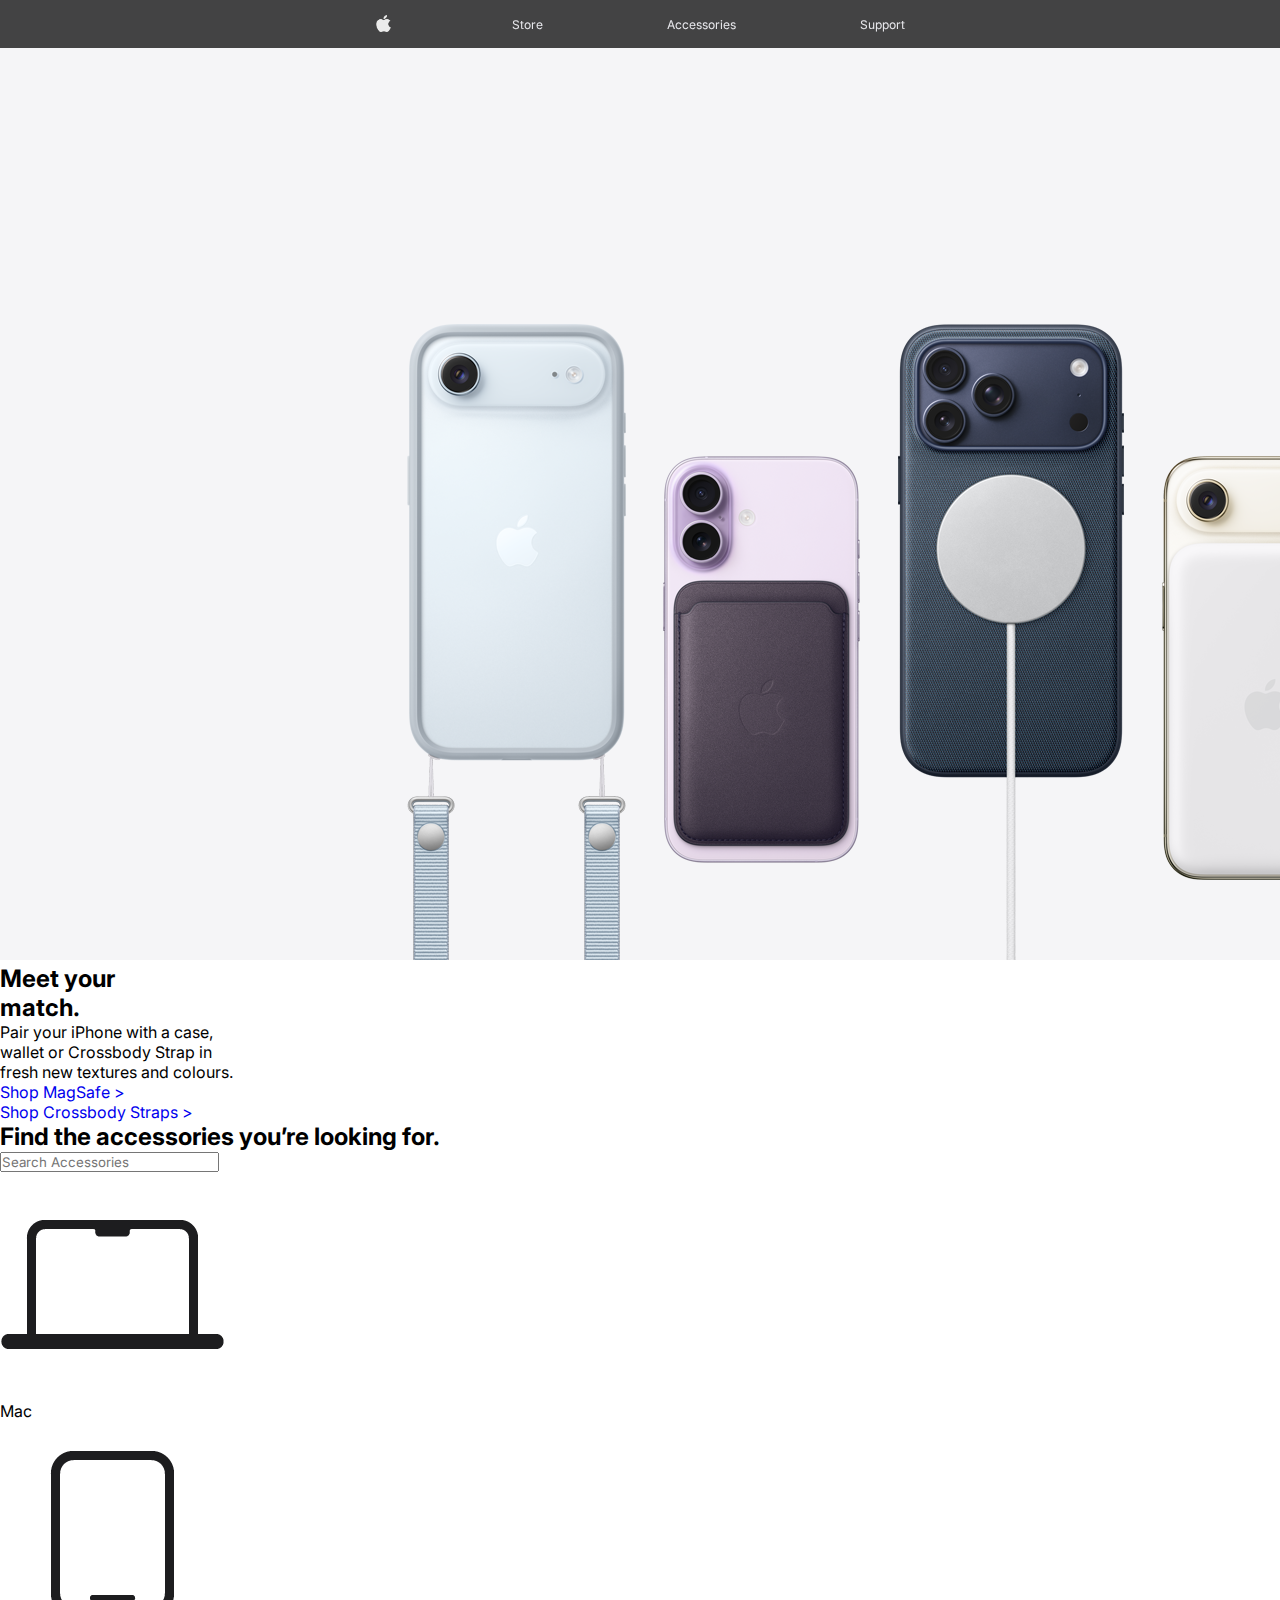
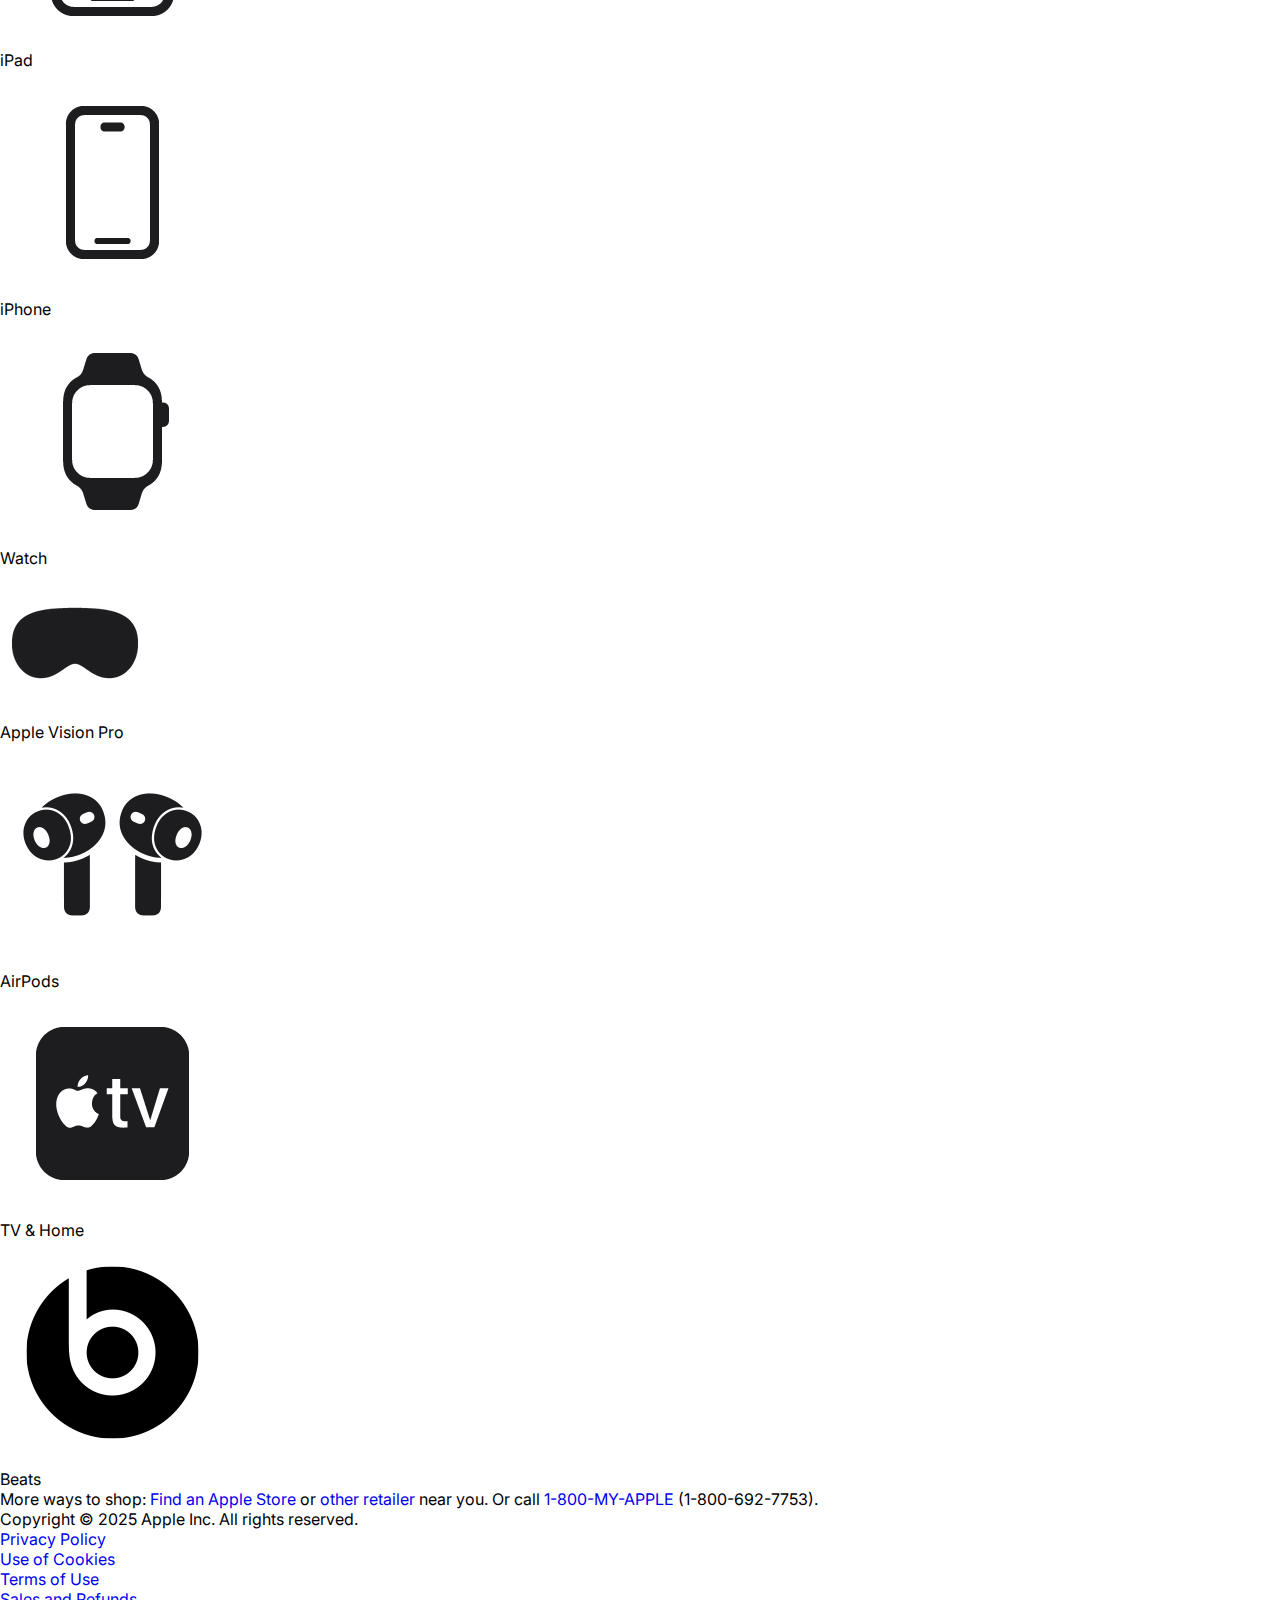
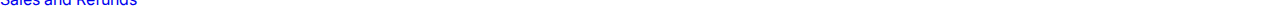
<file: pages/accessories.html>
<!DOCTYPE html>
<html lang="en">
<head>
    <meta charset="UTF-8">
    <meta name="viewport" content="width=device-width, initial-scale=1.0">
    <title>Document</title>
    <link rel="stylesheet" href="../main.css">
    <link rel="preconnect" href="https://fonts.googleapis.com">
    <link rel="preconnect" href="https://fonts.gstatic.com" crossorigin>
    <link href="https://fonts.googleapis.com/css2?family=Inter:ital,opsz,wght@0,14..32,100..900;1,14..32,100..900&display=swap" rel="stylesheet">
</head>
<body>
    <header>
        <nav id="globalnav">
            <!--logo--> 
            <a href="../index.html">
                <img src="../images/logo.png" alt="Apple logo">
            </a>
            <ul>
                <!-- <li><a href="../index.html">Home</a></li> -->
                <li><a href="./store.html">Store</a></li>
                <li><a href="#">Accessories</a></li>
                <li><a href="./support.html">Support</a></li>
            </ul>
        </nav>
    </header>
    <main>
        <section class="acc-banner-section">
            <div class="acc-banner">
                <img src="../images/acc-banner.png" alt="acc-banner">
                <div>
                    <h2>Meet your<br>match.</h2>
                    <p>
                    Pair your iPhone with a case, <br>wallet or Crossbody Strap in <br>fresh new textures and colours.
                    </p>
                    <ul>
                        <li><a href="#">Shop MagSafe ></a></li>
                        <li><a href="#">Shop Crossbody Straps ></a></li>
                    </ul>
                </div>
            </div>
        </section>
        <section class="acc-search-section">
            <div>
                <h2>Find the accessories you’re looking for.</h2>
            </div>
            <div class="search-wrapper">
                <input type="text" name="search" placeholder="Search Accessories">
            </div>
        </section>
        <section class="acc-icons-section">
            <div class="acc-icons-wrapper">
                <div class="mac">
                    <div><img src="../images/icon-product-mac.png" alt="icon-product-mac"></div>
                    <a>Mac</a>
                </div>
                <div class="ipad">
                    <div><img src="../images/icon-product-ipad.png" alt="icon-product-ipad"></div>
                    <a>iPad</a>
                </div>
                <div class="iphone">
                    <div><img src="../images/icon-product-iphone.png" alt="icon-product-iphone"></div>
                    <a>iPhone</a>
                </div>
                <div class="watch">
                    <div><img src="../images/icon-product-watch.png" alt="icon-product-watch"></div>
                    <a>Watch</a>
                </div>
                <div class="vision">
                    <div><img src="../images/icon-product-vision-pro.png" alt="icon-product-vision-pro"></div>
                    <a>Apple Vision Pro</a>
                </div>
                <div class="airpods">
                    <div><img src="../images/icon-product-airpods.png" alt="icon-product-airpods"></div>
                    <a>AirPods</a>
                </div>
                <div class="tv">
                    <div><img src="../images/icon-product-tv.png" alt="icon-product-tv"></div>
                    <a>TV & Home</a>
                </div>
                <div class="beats">
                    <div><img src="../images/icon-product-beats.png" alt="icon-product-beats"></div>
                    <a>Beats</a>
                </div>
            </div>
        </section>
    </main>
    <footer>
        <div>
			<p class="footer-info">More ways to shop: <a href="#">Find an Apple Store</a> or <a href="#">other retailer</a> near you. <span>Or call <a href="#">1-800-MY-APPLE</a> (1-800-692-7753).</span></p>
            <div id="footer-line"></div>
            <p >Copyright &copy;  2025 Apple Inc. All rights reserved.</p>
            <nav>
                <ul class="nav-list">
                    <li><a href="#">Privacy Policy</a></li>
                    <li><a href="#">Use of Cookies</a></li>
                    <li><a href="#">Terms of Use</a></li>
                    <li><a href="#">Sales and Refunds</a></li>
                </ul>
            </nav>
        </div>
    </footer>
</body>
</html>
</file>
<file: main.css>
*{
    box-sizing: border-box;
    margin: 0;
    padding: 0;
    font-family: "Inter", sans-serif;
    font-optical-sizing: auto;
    font-style: normal;
}

html, body {
  height: 100%;
  margin: 0;
}

a{
    text-decoration: none;
}

nav ul{
    list-style: none;
    display: inline-block;
}

/* header */
header{
    z-index: 10;
    position: fixed;
    min-width: 100vw;
}

#globalnav{
    display: flex;
    width: 100%;
    height: 48px;
    line-height: 25px;
    background-color: rgba(22, 22, 23, 0.8);
    align-items: center;
    justify-content: center;
}

#globalnav a{
    display: inline-block;
}

#globalnav img{
    width: 17px;
    display: inline-block;
    vertical-align: middle;
    position: relative;
    top: -2px;
}

#globalnav ul li{
    display: inline-block;
    font-size: 12px;
}

#globalnav img,
#globalnav ul li{
    margin: 0px 60px;
}

#globalnav ul li a:hover{
    color: #ffffff;
    font-weight: 500;
}

#globalnav ul li a:link,
#globalnav ul li a:visited{
    color: rgb(232, 232, 237);  
}

/* main */
main {
  margin: 0;
  padding: 0;
}

section {
  margin: 0;
  padding: 0;
}

.copy-wrapper{
    width: 100%;
    background-color: #000000;
    height: 260px;
    color: #ffffff;
    padding-top: 90px;
    text-align: center;
}

.copy-wrapper h2{
    font-size: 56px;
    font-weight: 500;
}

.copy-wrapper p{
    font-size: 28px;
    font-weight: 300;
}

.copy-button a{
    font-size: 17px;
    font-weight: 300;
    border: 1px solid #0071e3;
    color: #0071e3;
    min-width: 28px;
    padding: 11px 21px;
    margin: 22px 18px 0px 18px;
    cursor: pointer;
    display: inline-block;
    text-align: center;
    white-space: nowrap;
    border-radius: 980px;
}

.copy-button a.active,
.copy-button a:hover{
    background-color: #0071e3;
    color: #ffffff;
}

.section-iphon17pro img{
    width: 100%;
}
</file>
